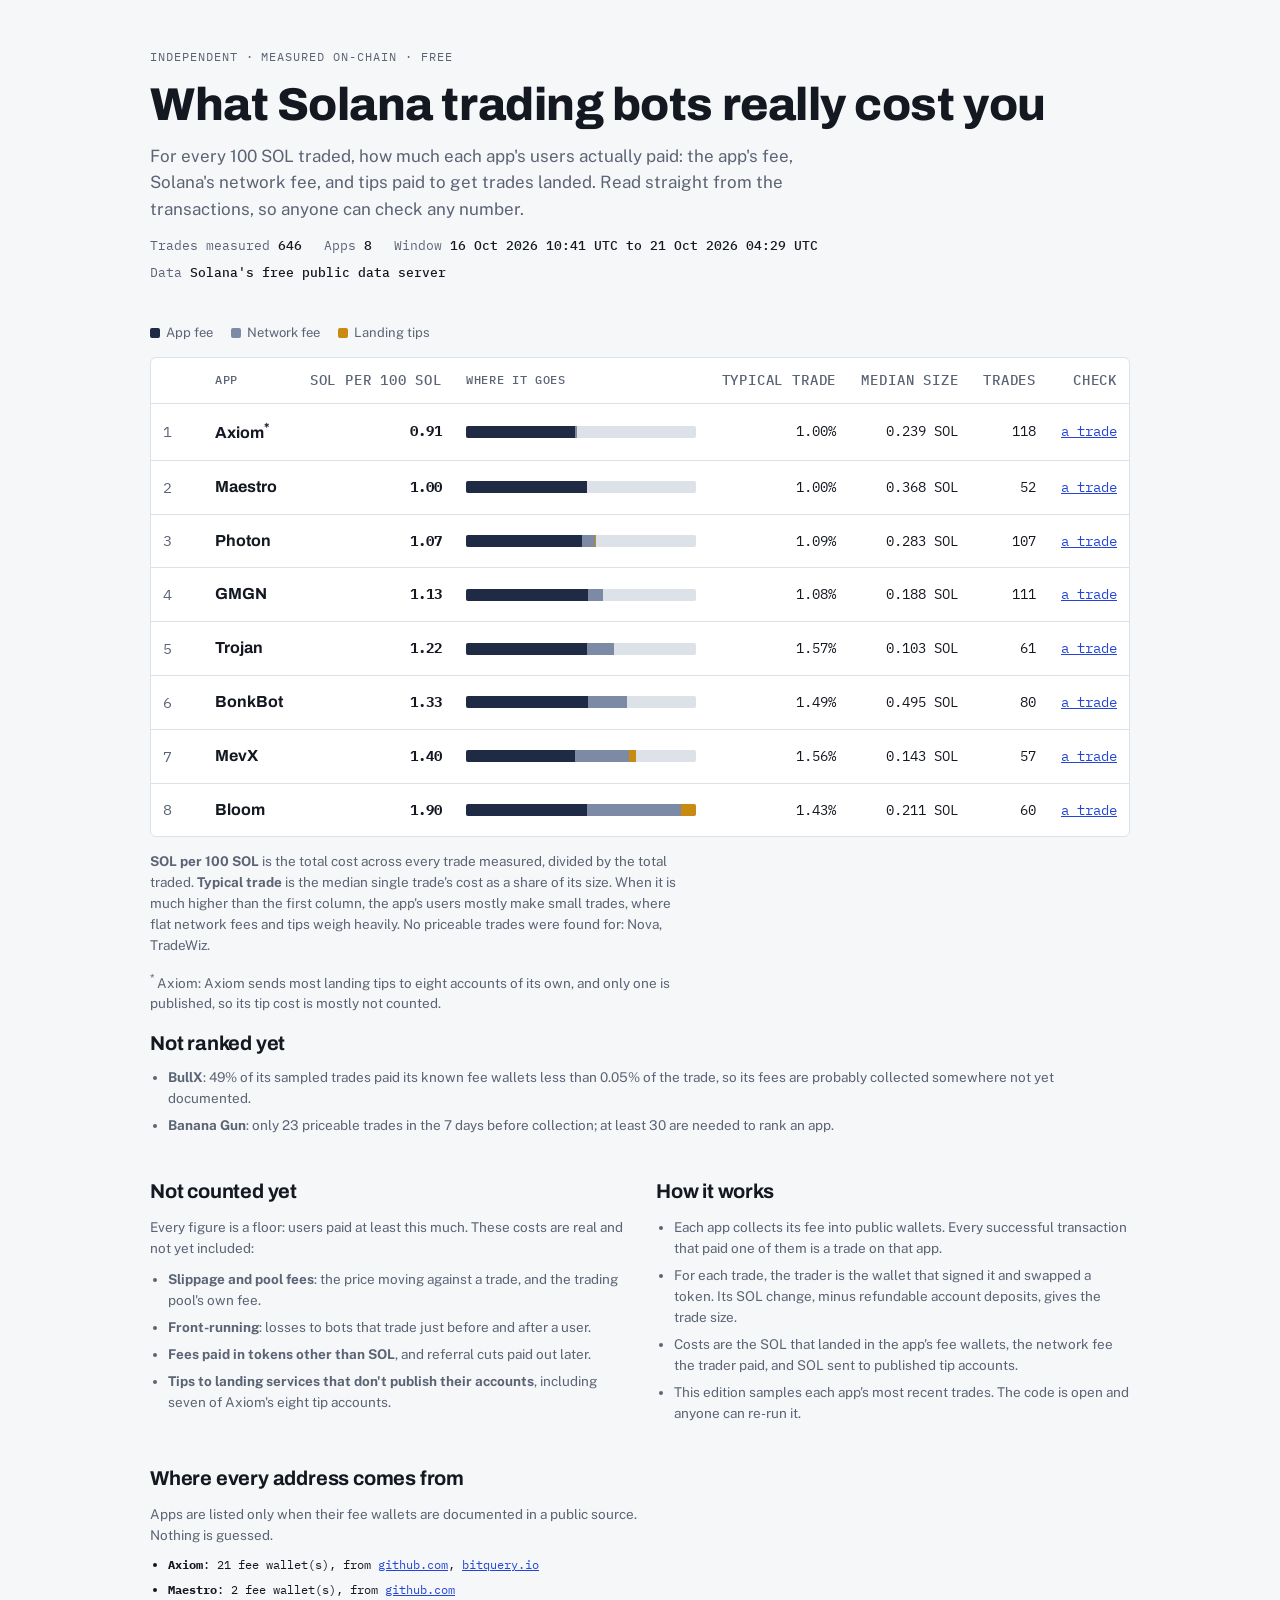
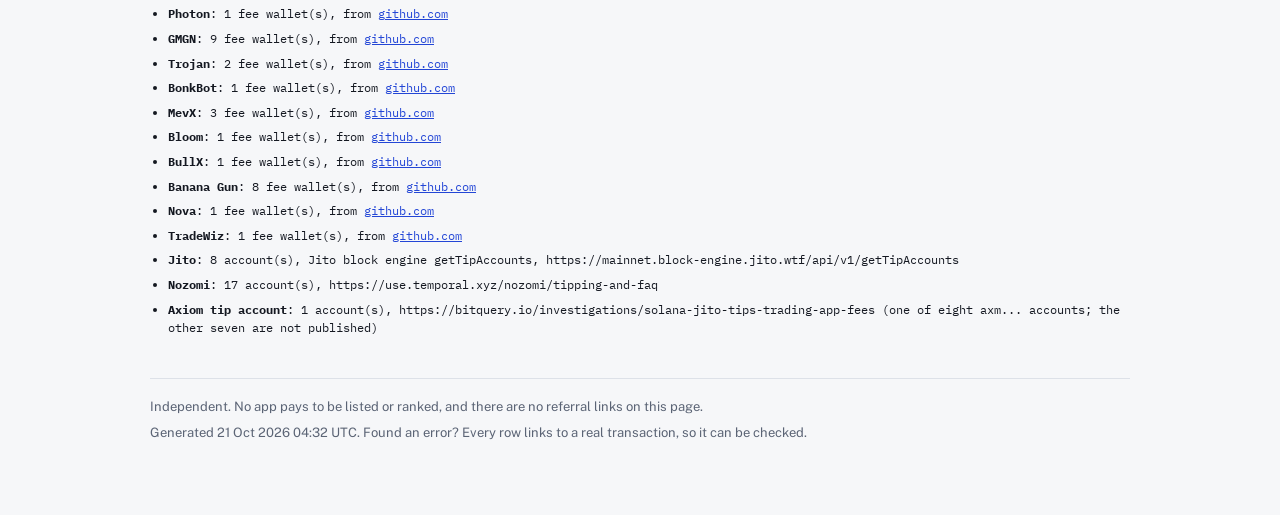
<file: scorecard/site/index.html>
<!doctype html>
<html lang="en">
<head>
<meta charset="utf-8">
<meta name="viewport" content="width=device-width, initial-scale=1, viewport-fit=cover">

<title>Solana Bot Cost Index</title>
<meta name="claude:viewport-fit-sides" content="cover">
<link rel="preconnect" href="https://fonts.googleapis.com">
<link rel="stylesheet" href="https://fonts.googleapis.com/css2?family=Archivo:wght@500;700;800&family=Public+Sans:wght@400;600&family=IBM+Plex+Mono:wght@400;500&display=swap">
<style>
/* Layout: a single ledger column; each app is one line item whose bar is its real cost per 100 SOL. */
:root {
  --bg: #f6f7f9; --panel: #ffffff; --fg: #141821; --muted: #5b6475; --rule: #dde1e8;
  --accent: #2346d6;
  --c-app: #1f2a44; --c-net: #7d8aa6; --c-tip: #c98a12;
  --display: "Archivo", "Helvetica Neue", Arial, sans-serif;
  --body: "Public Sans", "Segoe UI", Roboto, Arial, sans-serif;
  --mono: "IBM Plex Mono", ui-monospace, "SFMono-Regular", Menlo, monospace;
}
@media (prefers-color-scheme: dark) { :root:not([data-theme="light"]) {
  --bg: #0f1218; --panel: #161b24; --fg: #e8ebf1; --muted: #9aa4b6; --rule: #2a3140;
  --accent: #8ea3ff; --c-app: #c9d3ea; --c-net: #66728c; --c-tip: #e0a93a; color-scheme: dark } }
:root[data-theme="dark"] {
  --bg: #0f1218; --panel: #161b24; --fg: #e8ebf1; --muted: #9aa4b6; --rule: #2a3140;
  --accent: #8ea3ff; --c-app: #c9d3ea; --c-net: #66728c; --c-tip: #e0a93a; color-scheme: dark }
body { background: var(--bg); color: var(--fg); font-family: var(--body); font-size: 15px; line-height: 1.55; }
.wrap { max-width: 980px; margin: 0 auto; padding-block: 40px 64px;
  padding-left: max(16px, env(safe-area-inset-left, 0px)); padding-right: max(16px, env(safe-area-inset-right, 0px));
  display: grid; gap: 40px; }
h1, h2 { font-family: var(--display); text-wrap: balance; margin: 0; letter-spacing: -0.01em; }
h1 { font-size: clamp(30px, 5vw, 46px); font-weight: 800; line-height: 1.05; }
h2 { font-size: 20px; font-weight: 700; }
p { margin: 0; max-width: 66ch; }
a { color: var(--accent); }
a:focus-visible { outline: 2px solid var(--accent); outline-offset: 2px; }
.eyebrow { font-family: var(--mono); font-size: 12px; text-transform: uppercase; letter-spacing: 0.08em; color: var(--muted); }
header { display: grid; gap: 14px; }
.lede { font-size: 17px; color: var(--muted); }
.meta { display: flex; flex-wrap: wrap; gap: 8px 22px; font-family: var(--mono); font-size: 12.5px; color: var(--muted); }
.meta b { color: var(--fg); font-weight: 500; }
.ledger { background: var(--panel); border: 1px solid var(--rule); border-radius: 6px; overflow-x: auto; }
table { width: 100%; border-collapse: collapse; min-width: 700px; font-variant-numeric: tabular-nums; }
th { font-family: var(--mono); font-size: 11.5px; font-weight: 500; text-transform: uppercase; letter-spacing: 0.06em;
  color: var(--muted); text-align: left; padding: 12px; border-bottom: 1px solid var(--rule); white-space: nowrap; }
td { padding: 14px 12px; border-bottom: 1px solid var(--rule); vertical-align: middle; }
tr:last-child td { border-bottom: 0; }
td.num, th.num { text-align: right; font-family: var(--mono); font-size: 13.5px; white-space: nowrap; }
.rank { font-family: var(--mono); color: var(--muted); width: 28px; }
.app { font-family: var(--display); font-weight: 700; font-size: 16px; white-space: nowrap; }
.total { font-family: var(--display); font-weight: 800; font-size: 19px; }
.bar { display: flex; height: 12px; width: 100%; min-width: 120px; background: var(--rule); border-radius: 2px; overflow: hidden; }
.bar span { display: block; height: 100%; }
.s-app { background: var(--c-app); } .s-net { background: var(--c-net); } .s-tip { background: var(--c-tip); }
.legend { display: flex; flex-wrap: wrap; gap: 6px 18px; font-size: 13px; color: var(--muted); }
.legend i { display: inline-block; width: 10px; height: 10px; border-radius: 2px; margin-right: 6px; vertical-align: -1px; }
.split { display: grid; grid-template-columns: repeat(auto-fit, minmax(280px, 1fr)); gap: 32px; }
.split > div { display: grid; gap: 10px; align-content: start; min-width: 0; }
ul { margin: 0; padding-left: 18px; display: grid; gap: 6px; }
.note { font-size: 13.5px; color: var(--muted); }
.sources { font-family: var(--mono); font-size: 12px; overflow-wrap: anywhere; }
footer { border-top: 1px solid var(--rule); padding-top: 18px; font-size: 13px; color: var(--muted); display: grid; gap: 6px; }
</style>

</head>
<body>
<div class="wrap">
<header>
  <div class="eyebrow">Independent · measured on-chain · free</div>
  <h1>What Solana trading bots really cost you</h1>
  <p class="lede">For every 100 SOL traded, how much each app's users actually paid: the app's fee, Solana's network fee, and tips paid to get trades landed. Read straight from the transactions, so anyone can check any number.</p>
  <div class="meta"><span>Trades measured <b>646</b></span><span>Apps <b>8</b></span><span>Window <b>16 Oct 2026 10:41 UTC to 21 Oct 2026 04:29 UTC</b></span><span>Data <b>Solana's free public data server</b></span></div>
</header>

<section style="display:grid;gap:14px">
  <div class="legend"><span><i class="s-app"></i>App fee</span><span><i class="s-net"></i>Network fee</span><span><i class="s-tip"></i>Landing tips</span></div>
  <div class="ledger"><table>
    <thead><tr><th></th><th>App</th><th class="num">SOL per 100 SOL</th><th>Where it goes</th><th class="num">Typical trade</th><th class="num">Median size</th><th class="num">Trades</th><th class="num">Check</th></tr></thead>
    <tbody><tr>
<td class="rank">1</td>
<td class="app">Axiom<sup>*</sup></td>
<td class="num total">0.91</td>
<td style="width:26%"><div class="bar" role="img" aria-label="app fee 0.90, network fee 0.01, tips 0.00 SOL per 100 SOL">
<span class="s-app" style="width:47.53%"></span><span class="s-net" style="width:0.59%"></span><span class="s-tip" style="width:0.01%"></span></div></td>
<td class="num">1.00%</td>
<td class="num">0.239 SOL</td>
<td class="num">118</td>
<td class="num"><a href="https://solscan.io/tx/2j8DKEHQ75mCHxUC7uxMxS91aC5YS9if1BYyBNrqhBxdL8rfUCF8nQuvMMajoAsfBNxc2bMfRYiRVBwWAKT4vJXR" target="_blank" rel="noopener">a trade</a></td>
</tr><tr>
<td class="rank">2</td>
<td class="app">Maestro</td>
<td class="num total">1.00</td>
<td style="width:26%"><div class="bar" role="img" aria-label="app fee 1.00, network fee 0.00, tips 0.00 SOL per 100 SOL">
<span class="s-app" style="width:52.64%"></span><span class="s-net" style="width:0.03%"></span><span class="s-tip" style="width:0.00%"></span></div></td>
<td class="num">1.00%</td>
<td class="num">0.368 SOL</td>
<td class="num">52</td>
<td class="num"><a href="https://solscan.io/tx/66uZm7D2RQgisK6a1vJmZdoKbaXmtDNKojK3XbzoZGQWtyRQ7ak6X4t3Ex5MDLWkjQ3HHJ19zmGbMuDcVJynNWMJ" target="_blank" rel="noopener">a trade</a></td>
</tr><tr>
<td class="rank">3</td>
<td class="app">Photon</td>
<td class="num total">1.07</td>
<td style="width:26%"><div class="bar" role="img" aria-label="app fee 0.96, network fee 0.11, tips 0.01 SOL per 100 SOL">
<span class="s-app" style="width:50.44%"></span><span class="s-net" style="width:5.80%"></span><span class="s-tip" style="width:0.35%"></span></div></td>
<td class="num">1.09%</td>
<td class="num">0.283 SOL</td>
<td class="num">107</td>
<td class="num"><a href="https://solscan.io/tx/HFksd4i1ojuMX6MupCmXUMLEtCTFLiB7aGqgnbWTDube4QZ3uJYQVWebkc7RKiV8FfkBe3bEzwRFK1eEqomn4MF" target="_blank" rel="noopener">a trade</a></td>
</tr><tr>
<td class="rank">4</td>
<td class="app">GMGN</td>
<td class="num total">1.13</td>
<td style="width:26%"><div class="bar" role="img" aria-label="app fee 1.01, network fee 0.12, tips 0.00 SOL per 100 SOL">
<span class="s-app" style="width:53.03%"></span><span class="s-net" style="width:6.40%"></span><span class="s-tip" style="width:0.01%"></span></div></td>
<td class="num">1.08%</td>
<td class="num">0.188 SOL</td>
<td class="num">111</td>
<td class="num"><a href="https://solscan.io/tx/4mcKR4os7Pv5pDuwZ13zUsZohHy6B9Dc9kfSr4jirGyQHoZXq35YNMXuH4GCcaQBxATShqC3RnfVRJeS3EKYxgxF" target="_blank" rel="noopener">a trade</a></td>
</tr><tr>
<td class="rank">5</td>
<td class="app">Trojan</td>
<td class="num total">1.22</td>
<td style="width:26%"><div class="bar" role="img" aria-label="app fee 1.00, network fee 0.22, tips 0.00 SOL per 100 SOL">
<span class="s-app" style="width:52.75%"></span><span class="s-net" style="width:11.38%"></span><span class="s-tip" style="width:0.00%"></span></div></td>
<td class="num">1.57%</td>
<td class="num">0.103 SOL</td>
<td class="num">61</td>
<td class="num"><a href="https://solscan.io/tx/2fEXnxYtLXHtCTHG2fEuDDwvNw5PA7vzJNcDr9xfw64GqLU7wf1bgwo6vQZKau79qAJ82yEmYZfg8CMdUJqFZn1P" target="_blank" rel="noopener">a trade</a></td>
</tr><tr>
<td class="rank">6</td>
<td class="app">BonkBot</td>
<td class="num total">1.33</td>
<td style="width:26%"><div class="bar" role="img" aria-label="app fee 1.01, network fee 0.32, tips 0.00 SOL per 100 SOL">
<span class="s-app" style="width:53.13%"></span><span class="s-net" style="width:16.97%"></span><span class="s-tip" style="width:0.00%"></span></div></td>
<td class="num">1.49%</td>
<td class="num">0.495 SOL</td>
<td class="num">80</td>
<td class="num"><a href="https://solscan.io/tx/3aeRDLEh4mbed9ZuE2FzNPe6qzTPvRcDDkjFBZc3UQhTtxRYxm38CsGhqpEh2efTZwPQbAA8H9dbNq238mNwvazn" target="_blank" rel="noopener">a trade</a></td>
</tr><tr>
<td class="rank">7</td>
<td class="app">MevX</td>
<td class="num total">1.40</td>
<td style="width:26%"><div class="bar" role="img" aria-label="app fee 0.90, network fee 0.44, tips 0.06 SOL per 100 SOL">
<span class="s-app" style="width:47.53%"></span><span class="s-net" style="width:23.23%"></span><span class="s-tip" style="width:2.98%"></span></div></td>
<td class="num">1.56%</td>
<td class="num">0.143 SOL</td>
<td class="num">57</td>
<td class="num"><a href="https://solscan.io/tx/2ZNygWhmb9UHyEVTJozR5nqe33g5pdWKooDStcVe1CFcxU2JUZFLisJQGDYt7rbR1kELhVrG6TvQvfQ1JGFnfULq" target="_blank" rel="noopener">a trade</a></td>
</tr><tr>
<td class="rank">8</td>
<td class="app">Bloom</td>
<td class="num total">1.90</td>
<td style="width:26%"><div class="bar" role="img" aria-label="app fee 1.00, network fee 0.78, tips 0.13 SOL per 100 SOL">
<span class="s-app" style="width:52.51%"></span><span class="s-net" style="width:40.86%"></span><span class="s-tip" style="width:6.62%"></span></div></td>
<td class="num">1.43%</td>
<td class="num">0.211 SOL</td>
<td class="num">60</td>
<td class="num"><a href="https://solscan.io/tx/669aicGHcHHVdszte4YizM8L64XBpBQJTWXrpkZyG57HuyBSKAEqSiUkZeXn2A8BwWEvj9w5Zf8F8Lx5K3qRaJiq" target="_blank" rel="noopener">a trade</a></td>
</tr></tbody>
  </table></div>
  <p class="note"><b>SOL per 100 SOL</b> is the total cost across every trade measured, divided by the total traded. <b>Typical trade</b> is the median single trade's cost as a share of its size. When it is much higher than the first column, the app's users mostly make small trades, where flat network fees and tips weigh heavily. No priceable trades were found for: Nova, TradeWiz.</p>
  <p class="note"><sup>*</sup> Axiom: Axiom sends most landing tips to eight accounts of its own, and only one is published, so its tip cost is mostly not counted.</p>
  <div style="display:grid;gap:8px"><h2>Not ranked yet</h2><ul class="note"><li><b>BullX</b>: 49% of its sampled trades paid its known fee wallets less than 0.05% of the trade, so its fees are probably collected somewhere not yet documented.</li><li><b>Banana Gun</b>: only 23 priceable trades in the 7 days before collection; at least 30 are needed to rank an app.</li></ul></div>
</section>

<section class="split">
  <div>
    <h2>Not counted yet</h2>
    <p class="note">Every figure is a floor: users paid at least this much. These costs are real and not yet included:</p>
    <ul class="note">
      <li><b>Slippage and pool fees</b>: the price moving against a trade, and the trading pool's own fee.</li>
      <li><b>Front-running</b>: losses to bots that trade just before and after a user.</li>
      <li><b>Fees paid in tokens other than SOL</b>, and referral cuts paid out later.</li>
      <li><b>Tips to landing services that don't publish their accounts</b>, including seven of Axiom's eight tip accounts.</li>
    </ul>
  </div>
  <div>
    <h2>How it works</h2>
    <ul class="note">
      <li>Each app collects its fee into public wallets. Every successful transaction that paid one of them is a trade on that app.</li>
      <li>For each trade, the trader is the wallet that signed it and swapped a token. Its SOL change, minus refundable account deposits, gives the trade size.</li>
      <li>Costs are the SOL that landed in the app's fee wallets, the network fee the trader paid, and SOL sent to published tip accounts.</li>
      <li>This edition samples each app's most recent trades. The code is open and anyone can re-run it.</li>
    </ul>
  </div>
</section>

<section style="display:grid;gap:10px">
  <h2>Where every address comes from</h2>
  <p class="note">Apps are listed only when their fee wallets are documented in a public source. Nothing is guessed.</p>
  <ul class="sources"><li><b>Axiom</b>: 21 fee wallet(s), from <a href="https://github.com/DefiLlama/dimension-adapters/blob/master/fees/axiom.ts" target="_blank" rel="noopener">github.com</a>, <a href="https://bitquery.io/investigations/solana-jito-tips-trading-app-fees" target="_blank" rel="noopener">bitquery.io</a></li><li><b>Maestro</b>: 2 fee wallet(s), from <a href="https://github.com/duneanalytics/spellbook/blob/main/dbt_subprojects/solana/models/_sector/dex/bot_trades/solana/platforms/maestro_solana_bot_trades.sql" target="_blank" rel="noopener">github.com</a></li><li><b>Photon</b>: 1 fee wallet(s), from <a href="https://github.com/DefiLlama/dimension-adapters/blob/master/fees/photon.ts" target="_blank" rel="noopener">github.com</a></li><li><b>GMGN</b>: 9 fee wallet(s), from <a href="https://github.com/DefiLlama/dimension-adapters/blob/master/fees/gmgnai.ts" target="_blank" rel="noopener">github.com</a></li><li><b>Trojan</b>: 2 fee wallet(s), from <a href="https://github.com/duneanalytics/spellbook/blob/main/dbt_subprojects/solana/models/_sector/dex/bot_trades/solana/platforms/trojan_solana_bot_trades.sql" target="_blank" rel="noopener">github.com</a></li><li><b>BonkBot</b>: 1 fee wallet(s), from <a href="https://github.com/duneanalytics/spellbook/blob/main/dbt_subprojects/solana/models/_sector/dex/bot_trades/solana/platforms/bonkbot/bonkbot_solana_bot_trades.sql" target="_blank" rel="noopener">github.com</a></li><li><b>MevX</b>: 3 fee wallet(s), from <a href="https://github.com/duneanalytics/spellbook/blob/main/dbt_subprojects/solana/models/_sector/dex/bot_trades/solana/platforms/mev_x_solana_bot_trades.sql" target="_blank" rel="noopener">github.com</a></li><li><b>Bloom</b>: 1 fee wallet(s), from <a href="https://github.com/duneanalytics/spellbook/blob/main/dbt_subprojects/solana/models/_sector/dex/bot_trades/solana/platforms/bloom_solana_bot_trades.sql" target="_blank" rel="noopener">github.com</a></li><li><b>BullX</b>: 1 fee wallet(s), from <a href="https://github.com/DefiLlama/dimension-adapters/blob/master/fees/bullx.ts" target="_blank" rel="noopener">github.com</a></li><li><b>Banana Gun</b>: 8 fee wallet(s), from <a href="https://github.com/duneanalytics/spellbook/blob/main/dbt_subprojects/solana/models/_sector/dex/bot_trades/solana/platforms/banana_gun_solana_bot_trades.sql" target="_blank" rel="noopener">github.com</a></li><li><b>Nova</b>: 1 fee wallet(s), from <a href="https://github.com/duneanalytics/spellbook/blob/main/dbt_subprojects/solana/models/_sector/dex/bot_trades/solana/platforms/nova_solana_bot_trades.sql" target="_blank" rel="noopener">github.com</a></li><li><b>TradeWiz</b>: 1 fee wallet(s), from <a href="https://github.com/duneanalytics/spellbook/blob/main/dbt_subprojects/solana/models/_sector/dex/bot_trades/solana/platforms/tradewiz_solana_bot_trades.sql" target="_blank" rel="noopener">github.com</a></li><li><b>Jito</b>: 8 account(s), Jito block engine getTipAccounts, https://mainnet.block-engine.jito.wtf/api/v1/getTipAccounts</li><li><b>Nozomi</b>: 17 account(s), https://use.temporal.xyz/nozomi/tipping-and-faq</li><li><b>Axiom tip account</b>: 1 account(s), https://bitquery.io/investigations/solana-jito-tips-trading-app-fees (one of eight axm... accounts; the other seven are not published)</li></ul>
</section>

<footer>
  <span>Independent. No app pays to be listed or ranked, and there are no referral links on this page.</span>
  <span>Generated 21 Oct 2026 04:32 UTC. Found an error? Every row links to a real transaction, so it can be checked.</span>
</footer>
</div>

</body>
</html>
</file>
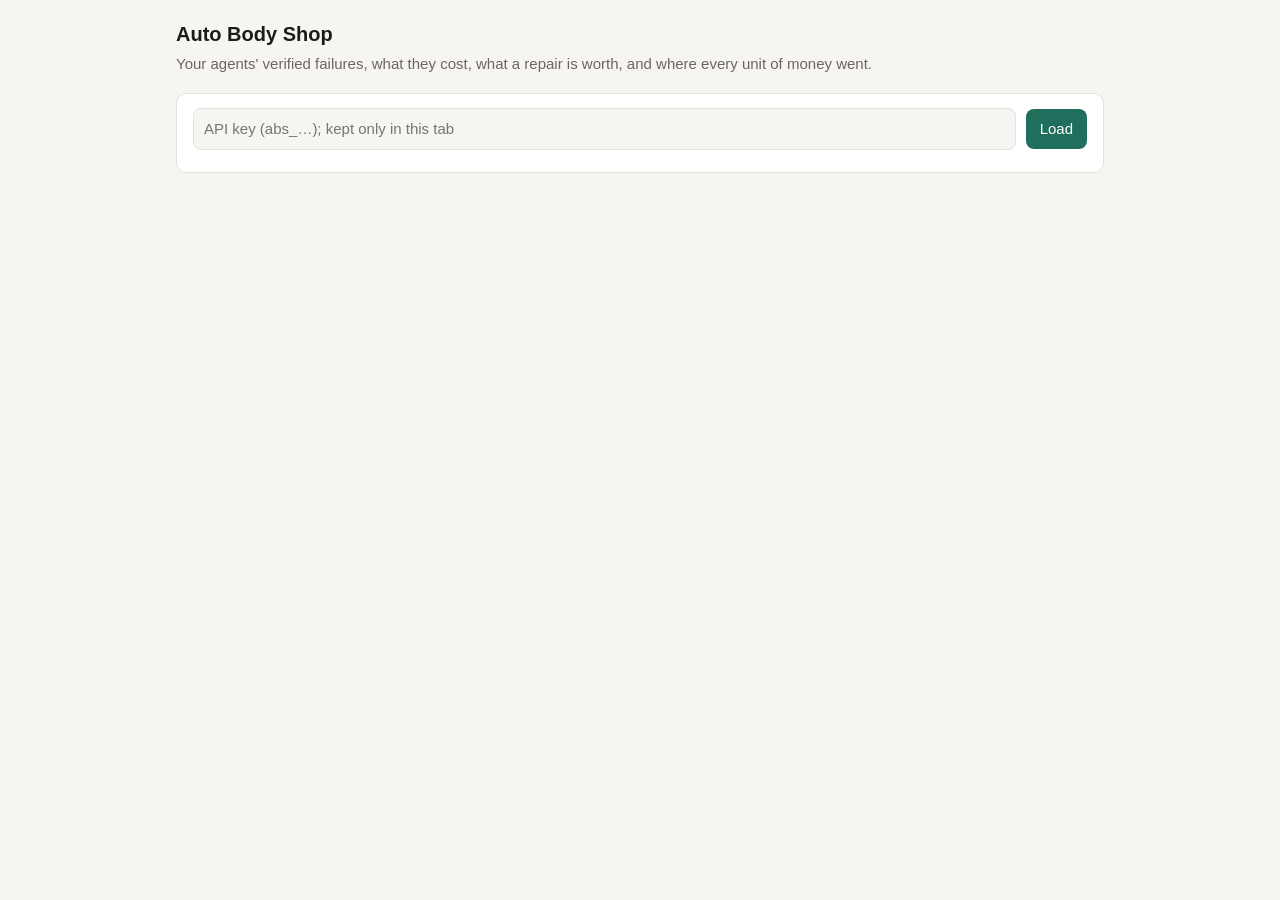
<file: services/auto-body-shop/dashboard.html>
<!doctype html>
<html lang="en">
<head>
<meta charset="utf-8">
<meta name="viewport" content="width=device-width, initial-scale=1">
<title>Auto Body Shop</title>
<style>
  :root {
    --bg: #f6f5f2; --card: #ffffff; --ink: #1c1b19; --muted: #6b6760; --line: #e4e1db;
    --accent: #1f6f5c; --bad: #b3362b; --good: #1f6f5c; --warn: #9a6a00;
  }
  @media (prefers-color-scheme: dark) {
    :root { --bg: #141412; --card: #1d1c1a; --ink: #ecebe7; --muted: #a09c94; --line: #2e2c29;
            --accent: #5cc0a4; --bad: #ef7d72; --good: #5cc0a4; --warn: #e0b04f; }
  }
  * { box-sizing: border-box; }
  body { margin: 0; background: var(--bg); color: var(--ink);
         font: 15px/1.45 -apple-system, BlinkMacSystemFont, "Segoe UI", Roboto, sans-serif; }
  main { max-width: 960px; margin: 0 auto; padding: 20px 16px 48px; }
  h1 { font-size: 20px; margin: 0 0 4px; }
  h2 { font-size: 13px; text-transform: uppercase; letter-spacing: .06em; color: var(--muted); margin: 28px 0 10px; }
  p.sub { color: var(--muted); margin: 0 0 18px; }
  .card { background: var(--card); border: 1px solid var(--line); border-radius: 10px; padding: 14px 16px; margin-bottom: 12px; }
  .row { display: flex; gap: 10px; flex-wrap: wrap; align-items: center; }
  input { flex: 1 1 240px; min-width: 0; padding: 9px 10px; border: 1px solid var(--line); border-radius: 8px;
          background: var(--bg); color: var(--ink); font: inherit; }
  button { padding: 9px 14px; border: 0; border-radius: 8px; background: var(--accent); color: #fff; font: inherit; cursor: pointer; }
  .tiles { display: grid; grid-template-columns: repeat(auto-fit, minmax(150px, 1fr)); gap: 10px; }
  .tile { background: var(--bg); border-radius: 8px; padding: 10px 12px; }
  .tile .k { font-size: 12px; color: var(--muted); }
  .tile .v { font-size: 20px; font-variant-numeric: tabular-nums; margin-top: 2px; }
  table { width: 100%; border-collapse: collapse; font-size: 13px; font-variant-numeric: tabular-nums; }
  th, td { text-align: left; padding: 6px 8px; border-bottom: 1px solid var(--line); vertical-align: top; }
  th { color: var(--muted); font-weight: 500; }
  td.num { text-align: right; white-space: nowrap; }
  .scroll { overflow-x: auto; }
  .pill { display: inline-block; padding: 1px 8px; border-radius: 99px; font-size: 12px; border: 1px solid var(--line); }
  .ACTIVE, .PROMOTED, .RELEASED, .SETTLED { color: var(--good); border-color: var(--good); }
  .ROLLED_BACK, .FAILED, .REFUNDED { color: var(--bad); border-color: var(--bad); }
  .RUNNING, .OPEN, .PREPARING, .HELD, .VERIFYING, .STAGED { color: var(--warn); border-color: var(--warn); }
  .pos { color: var(--good); } .neg { color: var(--bad); }
  .muted { color: var(--muted); }
  .err { color: var(--bad); margin-top: 8px; }
  code { font-size: 12px; }
</style>
</head>
<body>
<main>
  <h1>Auto Body Shop</h1>
  <p class="sub">Your agents' verified failures, what they cost, what a repair is worth, and where every unit of money went.</p>

  <div class="card">
    <div class="row">
      <input id="key" type="password" placeholder="API key (abs_…); kept only in this tab" autocomplete="off">
      <button id="go">Load</button>
    </div>
    <div id="err" class="err"></div>
  </div>

  <div id="out"></div>
</main>
<script>
const $ = (s) => document.querySelector(s);
const esc = (v) => String(v ?? "").replace(/[&<>"']/g, (c) => ({"&":"&amp;","<":"&lt;",">":"&gt;",'"':"&quot;","'":"&#39;"}[c]));
const usd = (u) => u == null ? "—" : (u / 1e6).toLocaleString(undefined, {style: "currency", currency: "USD", maximumFractionDigits: u % 10000 ? 4 : 2});
const pct = (x) => x == null ? "—" : (x * 100).toFixed(1) + "%";
const when = (t) => t ? new Date(t * 1000).toLocaleString() : "—";
const pill = (s) => s ? `<span class="pill ${esc(s)}">${esc(s)}</span>` : "";

let key = "";
try { key = sessionStorage.getItem("abs_key") || ""; } catch (e) {}
$("#key").value = key;

async function api(path) {
  const r = await fetch(path, {headers: {Authorization: "Bearer " + key}});
  const body = await r.json().catch(() => ({}));
  if (!r.ok) throw new Error(body.detail || ("HTTP " + r.status));
  return body;
}

function tile(k, v) { return `<div class="tile"><div class="k">${esc(k)}</div><div class="v">${v}</div></div>`; }

async function agentCard(id) {
  const [q, v, ev] = await Promise.all([api(`/v1/agents/${encodeURIComponent(id)}/quote`),
    api(`/v1/versions/${encodeURIComponent(id)}`), api(`/v1/agents/${encodeURIComponent(id)}/events`)]);
  const active = v.versions.find((x) => x.status === "ACTIVE");
  const ro = v.rollouts[v.rollouts.length - 1];
  const cases = v.cases || {};
  let html = `<div class="card"><div class="row" style="justify-content:space-between"><strong>${esc(id)}</strong>
    <span class="muted">live: <code>${esc(active && active.version)}</code></span></div>
    <div class="tiles" style="margin-top:10px">
      ${tile("Verified failure rate", pct(q.failure_rate))}
      ${tile("Failures / day", q.failures_per_day)}
      ${tile("Failures cost / day", q.failure_cost_per_day != null ? usd(q.failure_cost_per_day) : '<span class="muted" style="font-size:13px">set value_per_failure</span>')}
      ${tile("Suggested repair bounty", q.suggested_bounty != null ? usd(q.suggested_bounty) : "—")}
      ${tile("Open failure cases", (cases.failure || {}).unassigned ?? 0)}
      ${tile("Permanent regression tests", (cases.regression || {}).total ?? 0)}
    </div>`;
  if (q.expected_savings != null) {
    html += `<p class="muted" style="margin:10px 0 0">A repair fixing ${pct(q.threshold)} of failures saves about ${usd(q.expected_savings)}
      over ${q.payback_days} days; offering ${pct(q.offer_share)} of that leaves you ${usd(q.owner_net_if_full_award)} ahead even at a full award.</p>`;
  }
  if (ro) {
    const d = ro.decision || {};
    html += `<h2>Latest rollout</h2><div class="scroll"><table><tr><th>Candidate</th><th>Status</th><th class="num">Candidate fails</th><th class="num">Baseline fails</th><th>Rule</th></tr>
      <tr><td><code>${esc(ro.candidate)}</code></td><td>${pill(ro.status)}</td>
      <td class="num">${d.candidate ? `${d.candidate.failures}/${d.candidate.n}` : "—"}</td>
      <td class="num">${d.baseline ? `${d.baseline.failures}/${d.baseline.n}` : "—"}</td><td>${esc(d.rule || "collecting traffic")}</td></tr></table></div>`;
  }
  html += `<h2>Versions</h2><div class="scroll"><table><tr><th>Version</th><th>Status</th><th>Source</th><th class="num">Runs</th><th class="num">Verified failures</th></tr>` +
    v.versions.slice(-8).reverse().map((x) => `<tr><td><code>${esc(x.version)}</code></td><td>${pill(x.status)}</td><td>${esc(x.source)}</td>
      <td class="num">${x.traces}</td><td class="num">${pct(x.verified_failure_rate)}</td></tr>`).join("") + `</table></div>`;
  html += `<h2>Recent events</h2><div class="scroll"><table><tr><th>When</th><th>Event</th><th>Detail</th></tr>` +
    ev.events.slice(-10).reverse().map((e) => `<tr><td>${when(e.created_at)}</td><td>${esc(e.kind)}</td>
      <td class="muted">${esc(e.detail.reason || e.detail.rule || (e.detail.amount != null ? usd(e.detail.amount) : "") || (e.detail.bounty_id ? "bounty " + e.detail.bounty_id : ""))}</td></tr>`).join("") +
    `</table></div></div>`;
  return html;
}

async function load() {
  $("#err").textContent = "";
  key = $("#key").value.trim();
  try { sessionStorage.setItem("abs_key", key); } catch (e) {}
  if (!key) return;
  try {
    const [me, st, bounties] = await Promise.all([api("/v1/accounts/me"), api("/v1/accounts/me/statement"), api("/v1/bounties")]);
    let html = `<h2>Account</h2><div class="card"><div class="tiles">
      ${tile("Balance", usd(me.balance))}
      ${tile("Agents", me.agents.length)}
      ${tile("Active mandates", me.mandates.filter((m) => !m.revoked && m.expires_at * 1000 > Date.now()).length)}
      ${tile("Signed in as", `<span style="font-size:13px">${esc(me.name)} · ${esc(me.key.scope)} key</span>`)}
    </div></div>`;
    if (me.mandates.length) {
      html += `<h2>Spending mandates (what your bots may pay without asking)</h2><div class="card scroll"><table>
        <tr><th>Mandate</th><th>Purpose</th><th>Agent</th><th class="num">Per payment</th><th class="num">Per 24h</th><th>Expires</th></tr>` +
        me.mandates.map((m) => `<tr><td><code>${esc(m.id)}</code>${m.revoked ? " " + pill("REVOKED") : ""}</td><td>${esc(m.purpose)}</td>
          <td>${esc(m.agent_id || "any")}</td><td class="num">${usd(m.max_per_tx)}</td><td class="num">${usd(m.max_per_day)}</td><td>${when(m.expires_at)}</td></tr>`).join("") +
        `</table></div>`;
    }
    for (const id of me.agents) html += `<h2>Agent</h2>` + await agentCard(id);
    html += `<h2>Statement</h2><div class="card scroll"><table><tr><th>When</th><th>What</th><th>Counterparty</th><th class="num">Amount</th></tr>` +
      st.entries.slice(-25).reverse().map((e) => `<tr><td>${when(e.at)}</td><td>${esc(e.kind)} <span class="muted">${esc(e.ref || "")}</span></td>
        <td class="muted">${esc(e.counterparty)}</td><td class="num ${e.amount < 0 ? "neg" : "pos"}">${usd(e.amount)}</td></tr>`).join("") +
      `</table></div>`;
    html += `<h2>Open bounties (market)</h2><div class="card scroll"><table><tr><th>#</th><th>Agent</th><th class="num">Reward</th><th>Closes</th></tr>` +
      (bounties.bounties.map((b) => `<tr><td>${b.id}</td><td>${esc(b.agent_id)}</td><td class="num">${usd(b.amount)}</td><td>${when(b.closes_at)}</td></tr>`).join("")
       || `<tr><td colspan="4" class="muted">None open right now.</td></tr>`) + `</table></div>`;
    $("#out").innerHTML = html;
  } catch (e) {
    $("#err").textContent = e.message;
  }
}
$("#go").addEventListener("click", load);
$("#key").addEventListener("keydown", (e) => { if (e.key === "Enter") load(); });
if (key) load();
</script>
</body>
</html>
</file>
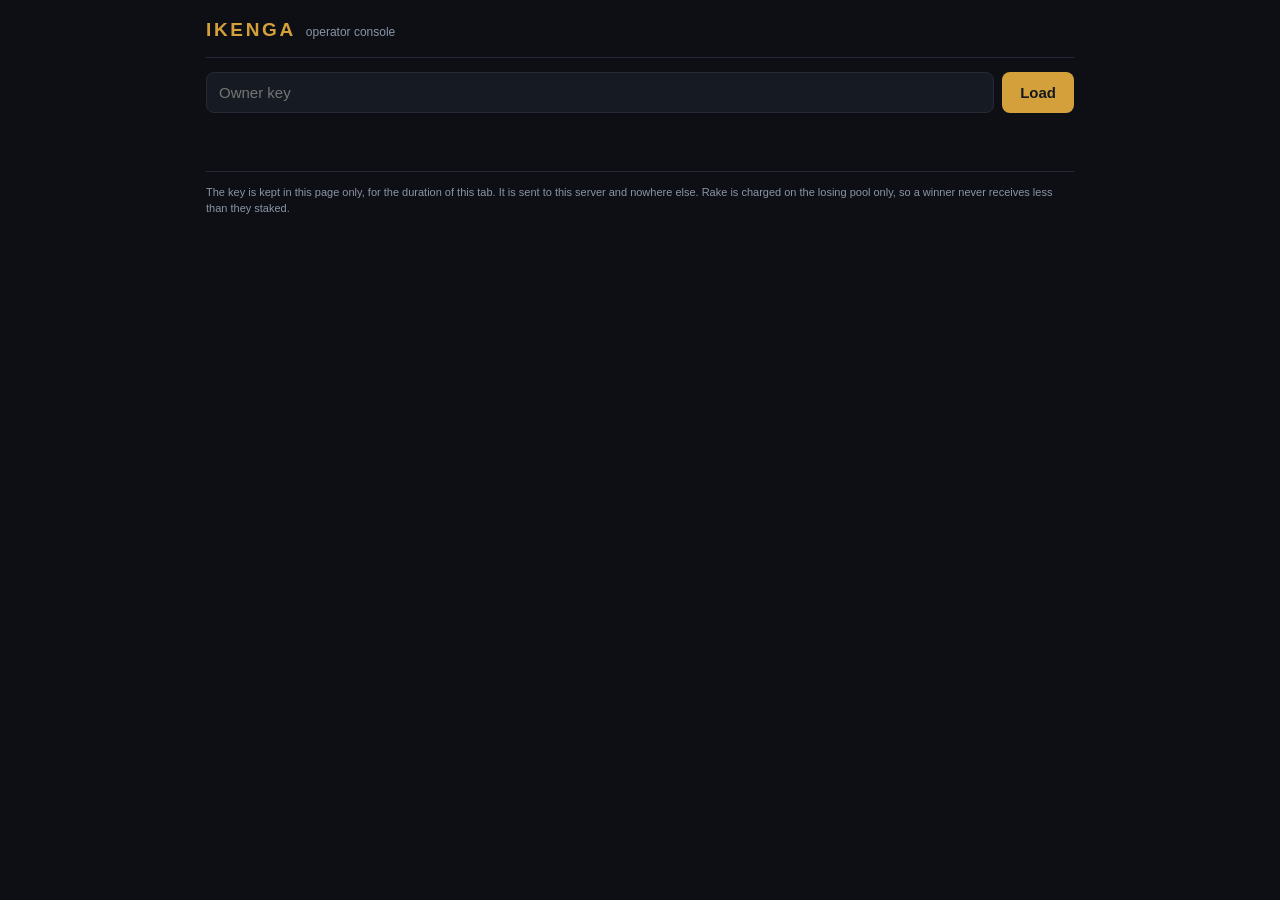
<file: services/matching-engine/src/assets/dashboard.html>
<!doctype html>
<html lang="en">
<head>
<meta charset="utf-8">
<meta name="viewport" content="width=device-width, initial-scale=1">
<title>Ikenga — Operator Console</title>
<style>
  :root{
    --bg:#0d0f14; --panel:#161a22; --line:#252b36; --ink:#e8ecf3; --dim:#8b95a7;
    --accent:#d4a03c; --good:#3fb27f; --warn:#e0a33e; --bad:#e0574a;
  }
  *{box-sizing:border-box}
  body{margin:0;background:var(--bg);color:var(--ink);
       font:15px/1.5 -apple-system,BlinkMacSystemFont,"Segoe UI",Roboto,sans-serif;
       padding:16px;max-width:900px;margin:0 auto}
  h1{font-size:19px;margin:0;letter-spacing:.14em;text-transform:uppercase;color:var(--accent)}
  h2{font-size:12px;letter-spacing:.13em;text-transform:uppercase;color:var(--dim);
     margin:22px 0 8px;font-weight:600}
  header{display:flex;align-items:baseline;gap:10px;flex-wrap:wrap;
         padding-bottom:12px;border-bottom:1px solid var(--line)}
  header .sub{color:var(--dim);font-size:12px}
  .row{display:flex;gap:8px;margin:14px 0;flex-wrap:wrap}
  input{flex:1;min-width:180px;background:var(--panel);border:1px solid var(--line);
        color:var(--ink);padding:11px 12px;border-radius:8px;font-size:15px}
  button{background:var(--accent);color:#15181f;border:0;padding:11px 18px;border-radius:8px;
         font-weight:700;font-size:15px}
  button:disabled{opacity:.5}
  .grid{display:grid;grid-template-columns:repeat(auto-fit,minmax(140px,1fr));gap:8px}
  .card{background:var(--panel);border:1px solid var(--line);border-radius:10px;padding:12px 14px}
  .card .k{color:var(--dim);font-size:11px;text-transform:uppercase;letter-spacing:.09em}
  .card .v{font-size:22px;font-weight:700;margin-top:3px;font-variant-numeric:tabular-nums}
  .card .n{color:var(--dim);font-size:11px;margin-top:2px}
  .good{color:var(--good)} .warn{color:var(--warn)} .bad{color:var(--bad)}
  ul{list-style:none;padding:0;margin:0}
  li.item{background:var(--panel);border:1px solid var(--line);border-left-width:3px;
          border-radius:8px;padding:10px 12px;margin-bottom:6px}
  li.action{border-left-color:var(--warn)} li.critical{border-left-color:var(--bad)}
  li.item .q{font-weight:600} li.item .r{color:var(--dim);font-size:12px;margin-top:2px}
  li.item .id{color:var(--dim);font-size:11px;font-family:ui-monospace,monospace;margin-top:3px}
  .empty{color:var(--dim);font-size:13px;padding:8px 0}
  #err{color:var(--bad);font-size:13px;min-height:18px}
  footer{color:var(--dim);font-size:11px;margin-top:26px;padding-top:12px;
         border-top:1px solid var(--line)}
</style>
</head>
<body>
<header>
  <h1>Ikenga</h1><span class="sub">operator console</span>
  <span class="sub" id="stamp" style="margin-left:auto"></span>
</header>

<div class="row">
  <input id="key" type="password" placeholder="Owner key" autocomplete="off" spellcheck="false">
  <button id="go">Load</button>
</div>
<div id="err"></div>
<div id="out" hidden>
  <h2>Revenue</h2><div class="grid" id="revenue"></div>
  <h2>Markets</h2><div class="grid" id="markets"></div>
  <h2>Needs attention</h2><ul id="attention"></ul>
  <h2>Reserves</h2><div class="grid" id="reserves"></div>
  <h2>Forecast feed</h2><div class="grid" id="feed"></div>
</div>
<footer>
  The key is kept in this page only, for the duration of this tab. It is sent to this server and
  nowhere else. Rake is charged on the losing pool only, so a winner never receives less than
  they staked.
</footer>

<script>
(function(){
  var $=function(id){return document.getElementById(id)};
  function esc(s){return String(s).replace(/[&<>"']/g,function(c){
    return {'&':'&amp;','<':'&lt;','>':'&gt;','"':'&quot;',"'":'&#39;'}[c];});}
  function num(n,d){ if(n===null||n===undefined) return '—';
    return Number(n).toLocaleString(undefined,{minimumFractionDigits:d||0,maximumFractionDigits:d||0}); }
  function card(k,v,note,cls){
    return '<div class="card"><div class="k">'+esc(k)+'</div><div class="v'+(cls?' '+cls:'')+'">'
      +esc(v)+'</div>'+(note?'<div class="n">'+esc(note)+'</div>':'')+'</div>';
  }
  function render(d){
    $('stamp').textContent=new Date(d.as_of_ms).toLocaleString();
    var rev=d.revenue.by_asset.length
      ? d.revenue.by_asset.map(function(r){return card(r.asset+' collected',num(r.amount,2));}).join('')
      : card('collected','0.00','no markets have settled yet');
    $('revenue').innerHTML = rev
      + card('rake', (d.revenue.rake_bps/100)+'%','of the losing pool only')
      + card('settles in', d.settlement_asset, d.real_money_enabled?'real money on':'test mode');

    var m=d.markets;
    $('markets').innerHTML =
        card('open',num(m.open))
      + card('awaiting outcome',num(m.closed),null,m.closed?'warn':null)
      + card('in dispute window',num(m.proposed))
      + card('disputed',num(m.disputed),null,m.disputed?'bad':null)
      + card('resolved',num(m.resolved))
      + card('voided',num(m.voided))
      + card('staked',num(m.total_staked,2),'across all markets')
      + card('participants',num(m.unique_participants),'distinct agents')
      + card('registered',num(d.agents_registered),'agent accounts');

    var a=d.needs_attention;
    $('attention').innerHTML = a.length ? a.map(function(x){
      return '<li class="item '+esc(x.severity)+'"><div class="q">'+esc(x.question)+'</div>'
        +'<div class="r">'+esc(x.reason)+'</div><div class="id">'+esc(x.market_id)+'</div></li>';
    }).join('') : '<div class="empty">Nothing waiting on you.</div>';

    var r=d.reserves;
    $('reserves').innerHTML =
        card('held',num(r.held,2),d.settlement_asset)
      + card('owed to agents',num(r.outstanding,2),'balances outstanding')
      + card('withdrawals',num(r.withdrawals_pending,2),num(r.withdrawals_pending_count)+' pending')
      + card('backing', r.fully_backed?'full':'SHORT '+num(r.shortfall,2),
             r.fully_backed?'claims ≤ reserves':'top up before settling',
             r.fully_backed?'good':'bad');

    var t=d.track_record;
    $('feed').innerHTML =
        card('subscribers',num(d.feed.subscribers), d.feed.labels.slice(0,3).join(', ')||null)
      + card('scored markets',num(t.resolved_markets))
      + card('brier', t.mean_brier===null?'—':Number(t.mean_brier).toFixed(3),'lower is better')
      + card('weighted brier', t.mean_weighted_brier===null?'—':Number(t.mean_weighted_brier).toFixed(3),
             'what subscribers buy')
      + card('top pick', t.top_pick_accuracy===null?'—':Math.round(t.top_pick_accuracy*100)+'%','hit rate')
      + card('excluded',num(t.uncontested_excluded),'uncontested, not scored')
      + card('points markets',num(t.promotional_excluded),'free money, not scored');
    $('out').hidden=false;
  }
  function load(){
    var k=$('key').value.trim();
    if(!k){$('err').textContent='Enter the owner key.';return;}
    $('go').disabled=true; $('err').textContent='';
    var x=new XMLHttpRequest();
    x.open('GET','/v1/dashboard',true);
    x.setRequestHeader('X-Owner-Key',k);
    x.onload=function(){
      $('go').disabled=false;
      if(x.status===200){ try{ render(JSON.parse(x.responseText)); }
        catch(e){ $('err').textContent='Could not read the response.'; } }
      else if(x.status===403){ $('err').textContent='That key was rejected.'; }
      else { $('err').textContent='Server returned '+x.status+'.'; }
    };
    x.onerror=function(){$('go').disabled=false;$('err').textContent='Could not reach the server.';};
    x.send();
  }
  $('go').addEventListener('click',load);
  $('key').addEventListener('keydown',function(e){if(e.key==='Enter')load();});
})();
</script>
</body>
</html>
</file>
